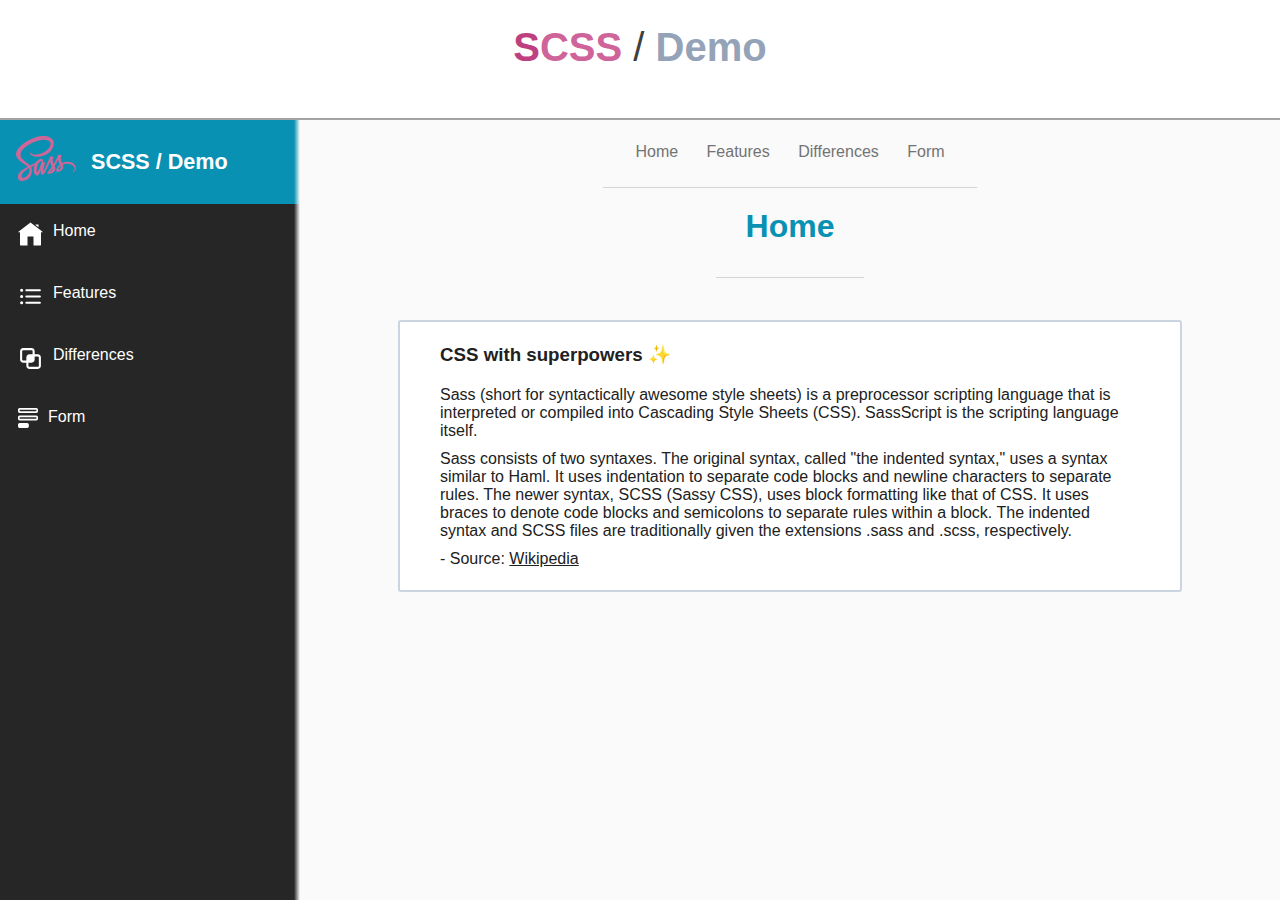
<file: index.html>
<!DOCTYPE html>
<html lang="en">
<head>
  <meta charset="UTF-8">
  <meta name="viewport" content="width=device-width, initial-scale=1.0">
  <title>SCSS - Demo Website | Home</title>
  <link rel="stylesheet" href="styles.css">
</head>
<body>
  <header>
    <h1>S<span>CSS</span> <span class="logo-slash">/</span> <span class="logo-text-gray">Demo</span></h1>
  </header>

  <div class="sidebar-container">
    <div class="sidebar">
      <div class="sidebar_header">
        <div class="sidebar_header_logo">
          <img src="images/logo.svg" alt="">
        </div>
        <div class="sidebar_header_title">
          <h5>SCSS / Demo</h5>
        </div>
      </div>

      <div class="sidebar_list">
        <div class="sidebar_list_item">
          <a href="#!">
            <div class="sidebar_list_item_img">
              <img src="images/house.svg" alt="">
            </div>
            <div class="sidebar_list_item_title">
              Home
            </div>
          </a>
        </div>
        <div class="sidebar_list_item">
          <a href="features.html">
            <div class="sidebar_list_item_img">
              <img src="images/list.svg" alt="">
            </div>
            <div class="sidebar_list_item_title">
              Features
            </div>
          </a>
        </div>
        <div class="sidebar_list_item">
          <a href="differences.html">
            <div class="sidebar_list_item_img">
              <img src="images/differences.svg" alt="">
            </div>
            <div class="sidebar_list_item_title">
              Differences
            </div>
          </a>
        </div>
        <div class="sidebar_list_item">
          <a href="login.html">
            <div class="sidebar_list_item_img">
              <svg fill="#ffffff" version="1.1" id="Layer_1" xmlns:x="&ns_extend;" xmlns:i="&ns_ai;" xmlns:graph="&ns_graphs;"
      xmlns="http://www.w3.org/2000/svg" xmlns:xlink="http://www.w3.org/1999/xlink"  width="20" height="20"
      viewBox="0 0 24 24" enable-background="new 0 0 24 24" xml:space="preserve">
                <metadata>
                  <sfw  xmlns="&ns_sfw;">
                    <slices>
  
                </slices>
                    <sliceSourceBounds  width="505" height="984" bottomLeftOrigin="true" x="0" y="-552">
  
                </sliceSourceBounds>
                  </sfw>
                </metadata>
                <g>
                  <g>
                    <g>
                      <path d="M22,6H2C0.9,6,0,5.1,0,4V2c0-1.1,0.9-2,2-2h20c1.1,0,2,0.9,2,2v2C24,5.1,23.1,6,22,6z M22,4v1V4L22,4L22,4z M2,2v2h20
                        l0-2H2z"/>
                    </g>
                  </g>
                  <g>
                    <g>
                      <path d="M22,15H2c-1.1,0-2-0.9-2-2v-2c0-1.1,0.9-2,2-2h20c1.1,0,2,0.9,2,2v2C24,14.1,23.1,15,22,15z M22,13v1V13L22,13L22,13z
                        M2,11v2h20l0-2H2z"/>
                    </g>
                  </g>
                  <g>
                    <g>
                      <path d="M11,23H2c-0.5,0-1-0.5-1-1v-2c0-0.5,0.5-1,1-1h9c0.6,0,1,0.5,1,1v2C12,22.5,11.6,23,11,23z"/>
                    </g>
                    <g>
                      <path d="M11,24H2c-1.1,0-2-0.9-2-2v-2c0-1.1,0.9-2,2-2h9c1.1,0,2,0.9,2,2v2C13,23.1,12.1,24,11,24z M11,22v1V22L11,22L11,22z
                        M2,20v2h9l0-2H2z"/>
                    </g>
                  </g>
                </g>
              </svg>
            </div>
            <div class="sidebar_list_item_title">
              Form
            </div>
          </a>
        </div>
        </div>
      </div>
    </div>
  </div>

  <div class="page-content">
    <nav>
      <div>
        <ul>
          <li><a href="#!">Home</a></li>
          <li><a href="features.html">Features</a></li>
          <li><a href="differences.html">Diff<span class="shorten-text">erence</span>s</a></li>
          <li><a href="login.html">Form</a></li>
        </ul>
      </div>
    </nav>
  
    <section id="page-title">
      <h2>Home</h2>
    </section>
  
    <article>
      <h3>CSS with superpowers ✨</h3>
      <p>
        Sass (short for syntactically awesome style sheets) is a preprocessor scripting language that is interpreted or compiled into Cascading Style Sheets (CSS). SassScript is the scripting language itself.
      </p>
      <p>
        Sass consists of two syntaxes. The original syntax, called "the indented syntax," uses a syntax similar to Haml. It uses indentation to separate code blocks and newline characters to separate rules. The newer syntax, SCSS (Sassy CSS), uses block formatting like that of CSS. It uses braces to denote code blocks and semicolons to separate rules within a block. The indented syntax and SCSS files are traditionally given the extensions .sass and .scss, respectively.
      </p>
    
      <p>- Source: <a href="https://en.wikipedia.org/wiki/Sass_(style_sheet_language)" target="_blank">
        Wikipedia</a>
      </p>
    </article>
  </div>
</body>
</html>
</file>
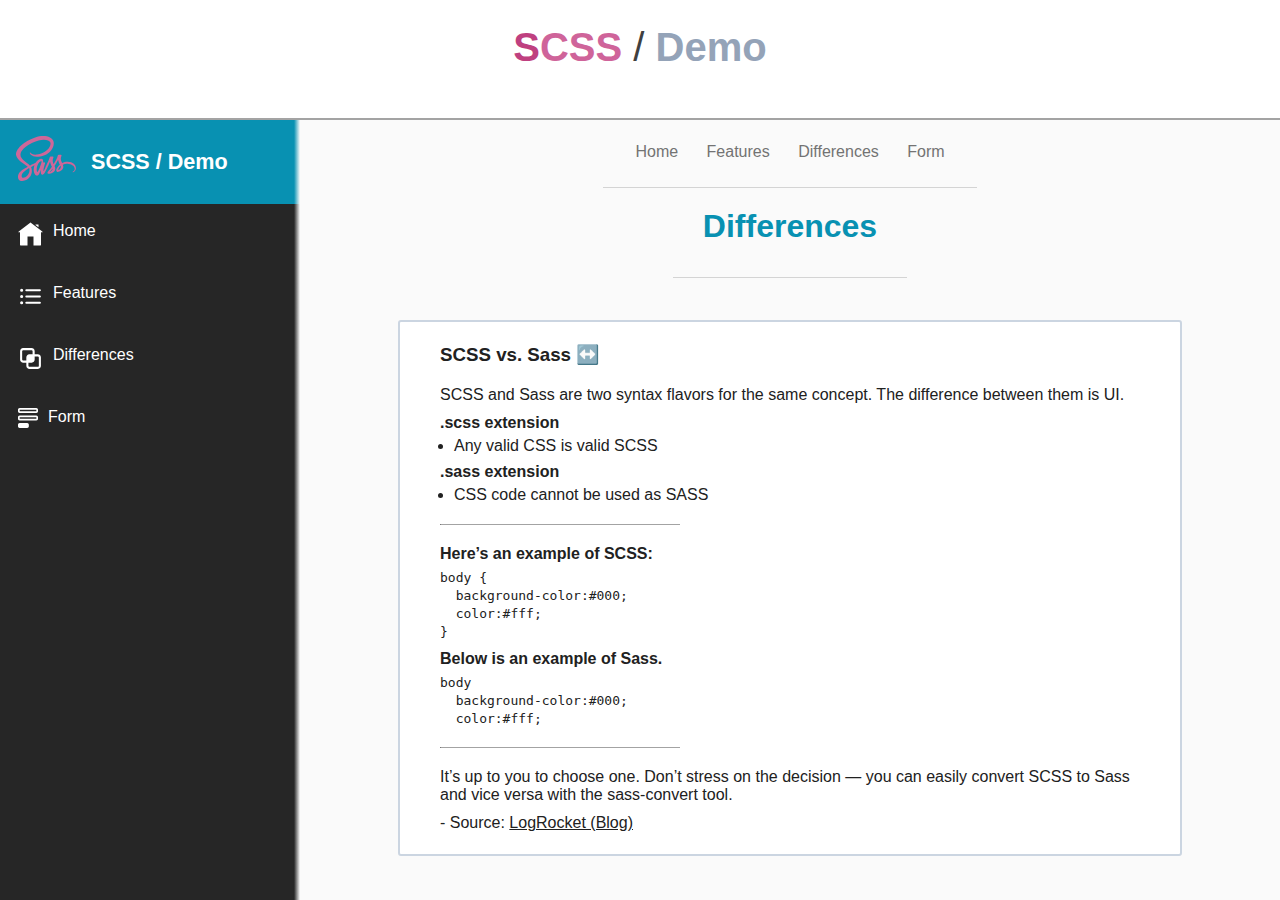
<file: differences.html>
<!DOCTYPE html>
<html lang="en">
<head>
  <meta charset="UTF-8">
  <meta name="viewport" content="width=device-width, initial-scale=1.0">
  <title>SCSS - Demo Website | Differences</title>
  <link rel="stylesheet" href="styles.css">
</head>
<body>
  <header>
    <h1>S<span>CSS</span> <span class="logo-slash">/</span> <span class="logo-text-gray">Demo</span></h1>
  </header>

  <div class="sidebar-container">
    <div class="sidebar">
      <div class="sidebar_header">
        <div class="sidebar_header_logo">
          <img src="images/logo.svg" alt="">
        </div>
        <div class="sidebar_header_title">
          <h5>SCSS / Demo</h5>
        </div>
      </div>

      <div class="sidebar_list">
        <div class="sidebar_list_item">
          <a href="index.html">
            <div class="sidebar_list_item_img">
              <img src="images/house.svg" alt="">
            </div>
            <div class="sidebar_list_item_title">
              Home
            </div>
          </a>
        </div>
        <div class="sidebar_list_item">
          <a href="features.html">
            <div class="sidebar_list_item_img">
              <img src="images/list.svg" alt="">
            </div>
            <div class="sidebar_list_item_title">
              Features
            </div>
          </a>
        </div>
        <div class="sidebar_list_item">
          <a href="#!">
            <div class="sidebar_list_item_img">
              <img src="images/differences.svg" alt="">
            </div>
            <div class="sidebar_list_item_title">
              Differences
            </div>
          </a>
        </div>
        <div class="sidebar_list_item">
          <a href="login.html">
            <div class="sidebar_list_item_img">
              <svg fill="#ffffff" version="1.1" id="Layer_1" xmlns:x="&ns_extend;" xmlns:i="&ns_ai;" xmlns:graph="&ns_graphs;"
      xmlns="http://www.w3.org/2000/svg" xmlns:xlink="http://www.w3.org/1999/xlink"  width="20" height="20"
      viewBox="0 0 24 24" enable-background="new 0 0 24 24" xml:space="preserve">
                <metadata>
                  <sfw  xmlns="&ns_sfw;">
                    <slices>
  
                </slices>
                    <sliceSourceBounds  width="505" height="984" bottomLeftOrigin="true" x="0" y="-552">
  
                </sliceSourceBounds>
                  </sfw>
                </metadata>
                <g>
                  <g>
                    <g>
                      <path d="M22,6H2C0.9,6,0,5.1,0,4V2c0-1.1,0.9-2,2-2h20c1.1,0,2,0.9,2,2v2C24,5.1,23.1,6,22,6z M22,4v1V4L22,4L22,4z M2,2v2h20
                        l0-2H2z"/>
                    </g>
                  </g>
                  <g>
                    <g>
                      <path d="M22,15H2c-1.1,0-2-0.9-2-2v-2c0-1.1,0.9-2,2-2h20c1.1,0,2,0.9,2,2v2C24,14.1,23.1,15,22,15z M22,13v1V13L22,13L22,13z
                        M2,11v2h20l0-2H2z"/>
                    </g>
                  </g>
                  <g>
                    <g>
                      <path d="M11,23H2c-0.5,0-1-0.5-1-1v-2c0-0.5,0.5-1,1-1h9c0.6,0,1,0.5,1,1v2C12,22.5,11.6,23,11,23z"/>
                    </g>
                    <g>
                      <path d="M11,24H2c-1.1,0-2-0.9-2-2v-2c0-1.1,0.9-2,2-2h9c1.1,0,2,0.9,2,2v2C13,23.1,12.1,24,11,24z M11,22v1V22L11,22L11,22z
                        M2,20v2h9l0-2H2z"/>
                    </g>
                  </g>
                </g>
              </svg>
            </div>
            <div class="sidebar_list_item_title">
              Form
            </div>
          </a>
        </div>
        </div>
      </div>
    </div>
  </div>

  <div class="page-content">
    <nav>
      <div>
        <ul>
          <li><a href="index.html">Home</a></li>
          <li><a href="features.html">Features</a></li>
          <li><a href="#!">Diff<span class="shorten-text">erence</span>s</a></li>
          <li><a href="login.html">Form</a></li>
        </ul>
      </div>
    </nav>
  
    <section id="page-title">
      <h2>Differences</h2>
    </section>
  
    <article id="differences-content">
      <h3>SCSS vs. Sass ↔️</h3>
      <p>
        SCSS and Sass are two syntax flavors for the same concept. The difference between them is UI.
      </p>
  
      <h4>
        .scss extension
      </h4>
      <ul>
        <li>Any valid CSS is valid SCSS</li>
      </ul>
      <h4>
        .sass extension
      </h4>
      <ul>
        <li>CSS code cannot be used as SASS</li>
      </ul>
      
      <hr width="240">
  
      <h4>Here’s an example of SCSS:</h4>
  
      <p>
        <code>
          body {<br>
            &nbsp;&nbsp;background-color:#000;<br>
            &nbsp;&nbsp;color:#fff;<br>
          }
        </code>
      </p>
      
      <h4>Below is an example of Sass.</h4>
  
      <p>
        <code>
          body<br>
            &nbsp;&nbsp;background-color:#000;<br>
            &nbsp;&nbsp;color:#fff;
        </code>
      </p>
  
      <hr width="240">
  
      <p>
        It’s up to you to choose one. Don’t stress on the decision — you can easily convert SCSS to Sass and vice versa with the sass-convert tool.
      </p>
      <p>- Source: <a href="https://blog.logrocket.com/the-definitive-guide-to-scss/" target="_blank">LogRocket (Blog)</a></p>
    </article>
  </div>

</body>
</html>
</file>
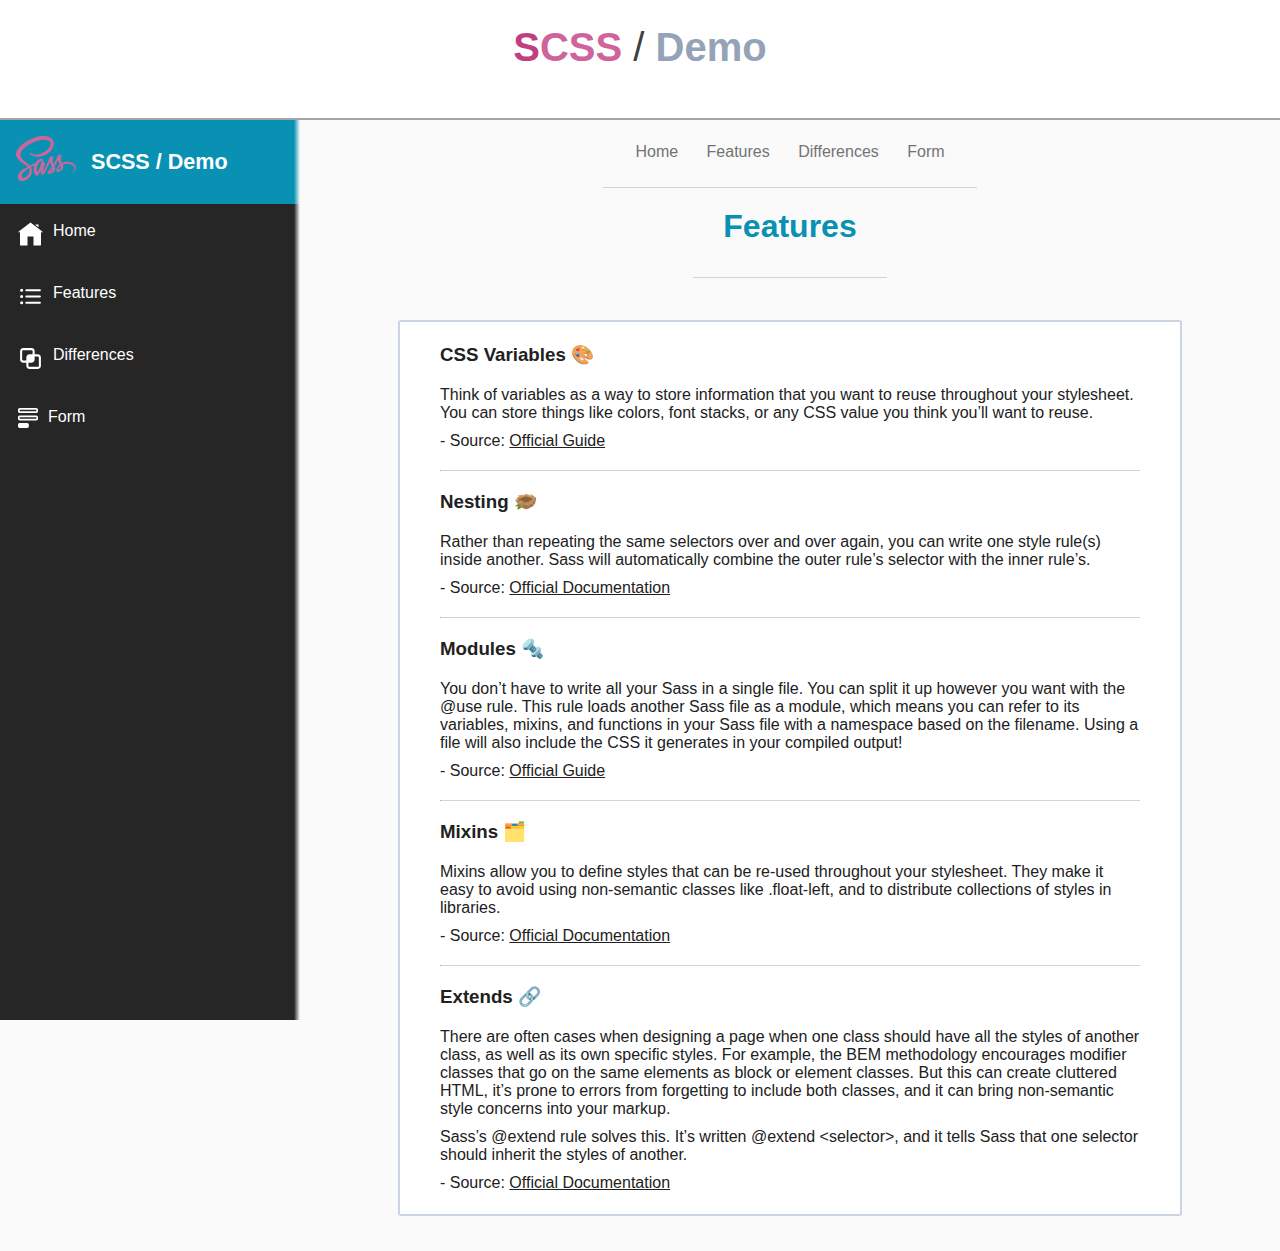
<file: features.html>
<!DOCTYPE html>
<html lang="en">
<head>
  <meta charset="UTF-8">
  <meta name="viewport" content="width=device-width, initial-scale=1.0">
  <title>SCSS - Demo Website | Features</title>
  <link rel="stylesheet" href="styles.css">
</head>
<body>
  <header>
    <h1>S<span>CSS</span> <span class="logo-slash">/</span> <span class="logo-text-gray">Demo</span></h1>
  </header>

  <div class="sidebar-container">
    <div class="sidebar">
      <div class="sidebar_header">
        <div class="sidebar_header_logo">
          <img src="images/logo.svg" alt="">
        </div>
        <div class="sidebar_header_title">
          <h5>SCSS / Demo</h5>
        </div>
      </div>

      <div class="sidebar_list">
        <div class="sidebar_list_item">
          <a href="index.html">
            <div class="sidebar_list_item_img">
              <img src="images/house.svg" alt="">
            </div>
            <div class="sidebar_list_item_title">
              Home
            </div>
          </a>
        </div>
        <div class="sidebar_list_item">
          <a href="#!">
            <div class="sidebar_list_item_img">
              <img src="images/list.svg" alt="">
            </div>
            <div class="sidebar_list_item_title">
              Features
            </div>
          </a>
        </div>
        <div class="sidebar_list_item">
          <a href="differences.html">
            <div class="sidebar_list_item_img">
              <img src="images/differences.svg" alt="">
            </div>
            <div class="sidebar_list_item_title">
              Differences
            </div>
          </a>
        </div>
        <div class="sidebar_list_item">
          <a href="login.html">
            <div class="sidebar_list_item_img">
              <svg fill="#ffffff" version="1.1" id="Layer_1" xmlns:x="&ns_extend;" xmlns:i="&ns_ai;" xmlns:graph="&ns_graphs;"
      xmlns="http://www.w3.org/2000/svg" xmlns:xlink="http://www.w3.org/1999/xlink"  width="20" height="20"
      viewBox="0 0 24 24" enable-background="new 0 0 24 24" xml:space="preserve">
                <metadata>
                  <sfw  xmlns="&ns_sfw;">
                    <slices>
  
                </slices>
                    <sliceSourceBounds  width="505" height="984" bottomLeftOrigin="true" x="0" y="-552">
  
                </sliceSourceBounds>
                  </sfw>
                </metadata>
                <g>
                  <g>
                    <g>
                      <path d="M22,6H2C0.9,6,0,5.1,0,4V2c0-1.1,0.9-2,2-2h20c1.1,0,2,0.9,2,2v2C24,5.1,23.1,6,22,6z M22,4v1V4L22,4L22,4z M2,2v2h20
                        l0-2H2z"/>
                    </g>
                  </g>
                  <g>
                    <g>
                      <path d="M22,15H2c-1.1,0-2-0.9-2-2v-2c0-1.1,0.9-2,2-2h20c1.1,0,2,0.9,2,2v2C24,14.1,23.1,15,22,15z M22,13v1V13L22,13L22,13z
                        M2,11v2h20l0-2H2z"/>
                    </g>
                  </g>
                  <g>
                    <g>
                      <path d="M11,23H2c-0.5,0-1-0.5-1-1v-2c0-0.5,0.5-1,1-1h9c0.6,0,1,0.5,1,1v2C12,22.5,11.6,23,11,23z"/>
                    </g>
                    <g>
                      <path d="M11,24H2c-1.1,0-2-0.9-2-2v-2c0-1.1,0.9-2,2-2h9c1.1,0,2,0.9,2,2v2C13,23.1,12.1,24,11,24z M11,22v1V22L11,22L11,22z
                        M2,20v2h9l0-2H2z"/>
                    </g>
                  </g>
                </g>
              </svg>
            </div>
            <div class="sidebar_list_item_title">
              Form
            </div>
          </a>
        </div>
        </div>
      </div>
    </div>
  </div>

  <div class="page-content">  
    <nav>
      <div>
        <ul>
          <li><a href="index.html">Home</a></li>
          <li><a href="features.html">Features</a></li>
          <li><a href="differences.html">Diff<span class="shorten-text">erence</span>s</a></li>
          <li><a href="login.html">Form</a></li>
        </ul>
      </div>
    </nav>
  
    <section id="page-title">
      <h2>Features</h2>
    </section>
  
    <article>
      <h3>CSS Variables 🎨</h3>
      <p>
        Think of variables as a way to store information that you want to reuse throughout your stylesheet. You can store things like colors, font stacks, or any CSS value you think you’ll want to reuse.
      </p>
      <p>- Source: <a href="https://sass-lang.com/guide/#variables" target="_blank">Official Guide</a></p>
  
      <hr>
  
      <h3>Nesting 🪹</h3>
      <p>
        Rather than repeating the same selectors over and over again, you can write one style rule(s) inside another. Sass will automatically combine the outer rule’s selector with the inner rule’s.
      </p>
      <p>- Source: <a href="https://sass-lang.com/documentation/style-rules/" target="_blank">Official Documentation</a></p>
  
      <hr>
  
      <h3>Modules 🔩</h3>
      <p>
        You don’t have to write all your Sass in a single file. You can split it up however you want with the @use rule. This rule loads another Sass file as a module, which means you can refer to its variables, mixins, and functions in your Sass file with a namespace based on the filename. Using a file will also include the CSS it generates in your compiled output!
      </p>
      <p>- Source: <a href="https://sass-lang.com/guide/#modules" target="_blank">Official Guide</a></p>
  
      <hr>
  
      <h3>Mixins 🗂️</h3>
      <p>
        Mixins allow you to define styles that can be re-used throughout your stylesheet. They make it easy to avoid using non-semantic classes like .float-left, and to distribute collections of styles in libraries.
      </p>
      <p>- Source: <a href="https://sass-lang.com/documentation/at-rules/mixin/" target="_blank">Official Documentation</a></p>
  
      <hr>
    
      <h3>Extends 🔗</h3>
      <p>
        There are often cases when designing a page when one class should have all the styles of another class, as well as its own specific styles. For example, the BEM methodology encourages modifier classes that go on the same elements as block or element classes. But this can create cluttered HTML, it’s prone to errors from forgetting to include both classes, and it can bring non-semantic style concerns into your markup.
      </p>
      <p>
        Sass’s @extend rule solves this. It’s written @extend &lt;selector&gt;, and it tells Sass that one selector should inherit the styles of another.
      </p>
      <p>- Source: <a href="https://sass-lang.com/documentation/at-rules/extend/" target="_blank">Official Documentation</a></p>
    </article>
  </div>
</body>
</html>
</file>
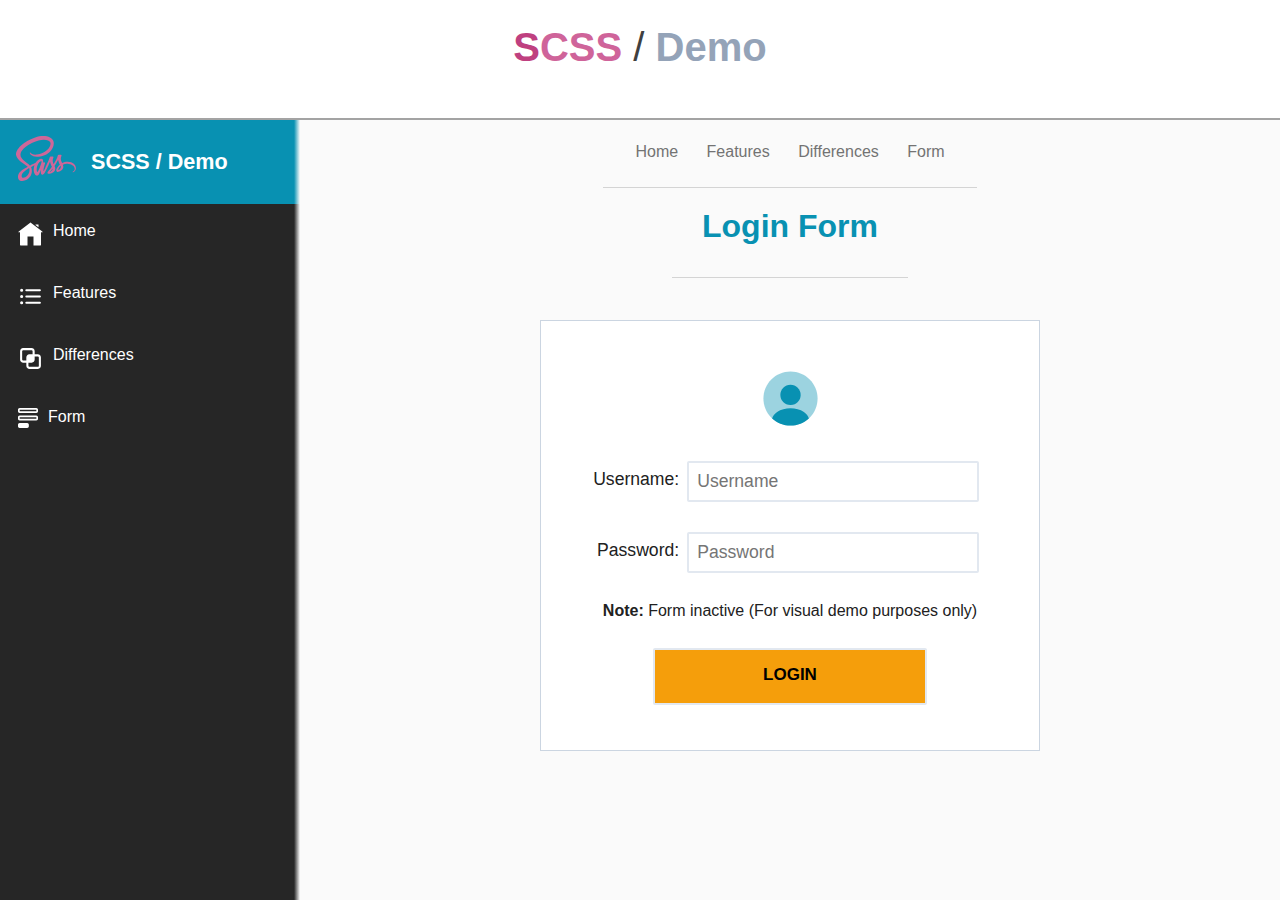
<file: login.html>
<!DOCTYPE html>
<html lang="en">
<head>
  <meta charset="UTF-8">
  <meta name="viewport" content="width=device-width, initial-scale=1.0">
  <title>SCSS - Demo Website | Login Form</title>
  <link rel="stylesheet" href="styles.css">
</head>
<body>
  <header>
    <h1>S<span>CSS</span> <span class="logo-slash">/</span> <span class="logo-text-gray">Demo</span></h1>
  </header>

  <div class="sidebar-container">
    <div class="sidebar">
      <div class="sidebar_header">
        <div class="sidebar_header_logo">
          <img src="images/logo.svg" alt="">
        </div>
        <div class="sidebar_header_title">
          <h5>SCSS / Demo</h5>
        </div>
      </div>

      <div class="sidebar_list">
        <div class="sidebar_list_item">
          <a href="index.html">
            <div class="sidebar_list_item_img">
              <img src="images/house.svg" alt="">
            </div>
            <div class="sidebar_list_item_title">
              Home
            </div>
          </a>
        </div>
        <div class="sidebar_list_item">
          <a href="features.html">
            <div class="sidebar_list_item_img">
              <img src="images/list.svg" alt="">
            </div>
            <div class="sidebar_list_item_title">
              Features
            </div>
          </a>
        </div>
        <div class="sidebar_list_item">
          <a href="differences.html">
            <div class="sidebar_list_item_img">
              <img src="images/differences.svg" alt="">
            </div>
            <div class="sidebar_list_item_title">
              Differences
            </div>
          </a>
        </div>
        <div class="sidebar_list_item">
          <a href="#!">
            <div class="sidebar_list_item_img">
              <svg fill="#ffffff" version="1.1" id="Layer_1" xmlns:x="&ns_extend;" xmlns:i="&ns_ai;" xmlns:graph="&ns_graphs;"
      xmlns="http://www.w3.org/2000/svg" xmlns:xlink="http://www.w3.org/1999/xlink"  width="20" height="20"
      viewBox="0 0 24 24" enable-background="new 0 0 24 24" xml:space="preserve">
                <metadata>
                  <sfw  xmlns="&ns_sfw;">
                    <slices>
  
                </slices>
                    <sliceSourceBounds  width="505" height="984" bottomLeftOrigin="true" x="0" y="-552">
  
                </sliceSourceBounds>
                  </sfw>
                </metadata>
                <g>
                  <g>
                    <g>
                      <path d="M22,6H2C0.9,6,0,5.1,0,4V2c0-1.1,0.9-2,2-2h20c1.1,0,2,0.9,2,2v2C24,5.1,23.1,6,22,6z M22,4v1V4L22,4L22,4z M2,2v2h20
                        l0-2H2z"/>
                    </g>
                  </g>
                  <g>
                    <g>
                      <path d="M22,15H2c-1.1,0-2-0.9-2-2v-2c0-1.1,0.9-2,2-2h20c1.1,0,2,0.9,2,2v2C24,14.1,23.1,15,22,15z M22,13v1V13L22,13L22,13z
                        M2,11v2h20l0-2H2z"/>
                    </g>
                  </g>
                  <g>
                    <g>
                      <path d="M11,23H2c-0.5,0-1-0.5-1-1v-2c0-0.5,0.5-1,1-1h9c0.6,0,1,0.5,1,1v2C12,22.5,11.6,23,11,23z"/>
                    </g>
                    <g>
                      <path d="M11,24H2c-1.1,0-2-0.9-2-2v-2c0-1.1,0.9-2,2-2h9c1.1,0,2,0.9,2,2v2C13,23.1,12.1,24,11,24z M11,22v1V22L11,22L11,22z
                        M2,20v2h9l0-2H2z"/>
                    </g>
                  </g>
                </g>
              </svg>
            </div>
            <div class="sidebar_list_item_title">
              Form
            </div>
          </a>
        </div>
        </div>
      </div>
    </div>
  </div>

  <div class="page-content">
    <nav>
      <div>
        <ul>
          <li><a href="index.html">Home</a></li>
          <li><a href="features.html">Features</a></li>
          <li><a href="differences.html">Diff<span class="shorten-text">erence</span>s</a></li>
          <li><a href="#!">Form</a></li>
        </ul>
      </div>
    </nav>
  
    <section id="page-title">
      <h2>Login Form</h2>
    </section>
  
    <section>
      <form>
        <div>
          <svg width="65" height="65" viewBox="0 0 24 24" fill="none" xmlns="http://www.w3.org/2000/svg">
            <path opacity="0.4" d="M12 22.01C17.5228 22.01 22 17.5329 22 12.01C22 6.48716 17.5228 2.01001 12 2.01001C6.47715 2.01001 2 6.48716 2 12.01C2 17.5329 6.47715 22.01 12 22.01Z" fill="#0891b2"/>
            <path d="M12 6.93994C9.93 6.93994 8.25 8.61994 8.25 10.6899C8.25 12.7199 9.84 14.3699 11.95 14.4299C11.98 14.4299 12.02 14.4299 12.04 14.4299C12.06 14.4299 12.09 14.4299 12.11 14.4299C12.12 14.4299 12.13 14.4299 12.13 14.4299C14.15 14.3599 15.74 12.7199 15.75 10.6899C15.75 8.61994 14.07 6.93994 12 6.93994Z" fill="#0891b2"/>
            <path d="M18.7807 19.36C17.0007 21 14.6207 22.01 12.0007 22.01C9.3807 22.01 7.0007 21 5.2207 19.36C5.4607 18.45 6.1107 17.62 7.0607 16.98C9.7907 15.16 14.2307 15.16 16.9407 16.98C17.9007 17.62 18.5407 18.45 18.7807 19.36Z" fill="#0891b2"/>
          </svg>
        </div>
        <div>
          <label for="username">Username:</label>
          <input type="text" name="username" placeholder="Username" required/>
        </div>
        <div>
          <label for="password">Password:</label>
          <input type="password" name="password" placeholder="Password" required/>
        </div>
        <p><b>Note:</b> Form inactive (For visual demo purposes only)</p>
        <div>
          <input type="submit" value="Login" required>
        </div>
      </form>
    </section>
  </div>
</body>
</html>
</file>
<file: styles.css>
*, ::before, ::after {
  box-sizing: border-box;
  margin: 0;
  padding: 0;
}

body h3 {
  margin-bottom: 20px;
}
body h4 {
  margin-bottom: 5px;
}
body a {
  color: #212121;
}

body {
  background: #fafafa;
  font-family: "Segoe UI", Tahoma, Geneva, Verdana, sans-serif;
  color: #212121;
}
body input[type=submit]:hover {
  cursor: pointer;
}

header {
  padding: 25px 0 30px;
  border-bottom: 2px solid #a3a3a3;
  background: white;
  position: fixed;
  top: 0;
  z-index: 1;
  height: 120px;
  width: 100vw;
}
header h1 {
  color: #bf4080;
  font-size: 2.5rem;
  text-align: center;
}
header h1 span {
  color: #cf649a;
}
header h1 .logo-slash {
  font-weight: 300;
  color: #404040;
}
header h1 .logo-text-gray {
  color: #94a3b8;
}

.sidebar-container {
  height: 100%;
  position: fixed;
  top: 120px;
}
.sidebar-container .sidebar {
  width: 300px;
  height: 100%;
  background: linear-gradient(90deg, #262626 98%, #fafafa 100%);
  -webkit-user-select: none;
     -moz-user-select: none;
          user-select: none;
}
.sidebar-container .sidebar_header {
  display: flex;
  align-items: center;
  padding: 16px;
  font-size: 26px;
  text-align: center;
  background: linear-gradient(90deg, #0891b2 98%, #fafafa 100%);
  gap: 15px;
}
.sidebar-container .sidebar_header:hover {
  background: linear-gradient(90deg, #06b6d4 98%, #fafafa 100%);
}
.sidebar-container .sidebar_header_title h5 {
  color: white;
  font-weight: 600;
}
@media only screen and (max-width: 620px) {
  .sidebar-container .sidebar_header_title h5 {
    display: none;
  }
}
@media only screen and (max-width: 560px) {
  .sidebar-container .sidebar_header {
    padding: 8px;
  }
}
.sidebar-container .sidebar_list_item {
  display: flex;
  padding: 18px 18px 15px;
  gap: 10px;
  cursor: pointer;
  color: white;
  transition: all 0.5s ease;
}
.sidebar-container .sidebar_list_item a {
  display: flex;
  width: 100%;
  color: white;
  text-decoration: none;
}
@media only screen and (max-width: 620px) {
  .sidebar-container .sidebar_list_item_img {
    margin: 0 auto;
  }
}
.sidebar-container .sidebar_list_item_title {
  margin-left: 10px;
}
@media only screen and (max-width: 620px) {
  .sidebar-container .sidebar_list_item_title {
    display: none;
  }
}
.sidebar-container .sidebar_list_item:hover {
  background: #0891b2;
}
@media only screen and (max-width: 620px) {
  .sidebar-container .sidebar_list {
    margin-top: 8px;
  }
}
@media only screen and (max-width: 1080px) {
  .sidebar-container .sidebar {
    width: 250px;
  }
  .sidebar-container .sidebar h5 {
    font-size: 24px;
    font-weight: 500;
  }
}
@media only screen and (max-width: 620px) {
  .sidebar-container .sidebar {
    width: 90px;
  }
}
@media only screen and (max-width: 560px) {
  .sidebar-container .sidebar {
    width: 75px;
  }
}

.page-content {
  margin-left: 300px;
  margin-top: 135px;
}
@media only screen and (max-width: 1080px) {
  .page-content {
    margin-left: 250px;
  }
}
@media only screen and (max-width: 620px) {
  .page-content {
    margin-left: 90px;
  }
}
@media only screen and (max-width: 560px) {
  .page-content {
    margin-left: 75px;
  }
}

nav {
  display: flex;
  justify-content: center;
  margin: 10px 0 20px;
}
nav div {
  padding: 0 20px 18px;
  border-bottom: 1px solid #d4d4d4;
}
nav div ul {
  list-style: none;
}
nav div ul li {
  display: inline-block;
  position: relative;
}
nav div ul li a {
  color: #737373;
  display: block;
  padding: 8px 12px;
  border-radius: 5%;
  text-decoration: none;
}
nav div ul li a:hover, nav div ul li a:focus {
  transition: 1s linear;
  background: #525252;
  color: #fafafa;
}
nav div ul li a:active {
  background: bisque;
  border-color: #666;
  color: #efefef;
}
@media only screen and (max-width: 400px) {
  nav div ul li a {
    font-size: 14px;
  }
}
@media only screen and (max-width: 560px) {
  nav div {
    padding: 0 0 18px;
    width: 100%;
    text-align: center;
  }
  nav div .shorten-text {
    display: none;
  }
}

#page-title {
  display: flex;
}
#page-title h2 {
  display: inline-block;
  margin: 0 auto 42px;
  font-size: 2rem;
  text-align: center;
  color: #0891b2;
  padding: 0 30px 32px;
  border-bottom: 1px solid #d4d4d4;
}

article {
  width: 80%;
  padding: 22px 40px;
  margin: 0 auto 35px;
  border-radius: 3px;
  background-color: white;
  border: 2px solid #cbd5e1;
}
article p {
  margin-bottom: 10px;
}
article p:last-of-type {
  margin-bottom: 0;
}
article ul {
  padding-left: 14px;
}
article ul li {
  margin-bottom: 8px;
}
article hr {
  margin: 20px 0;
  border-top: 0;
  border-color: #d4d4d4;
}
@media only screen and (max-width: 400px) {
  article hr {
    width: 225px;
  }
}
@media only screen and (max-width: 820px) {
  article {
    width: 90%;
  }
}
@media only screen and (max-width: 560px) {
  article {
    padding: 18px 24px 22px;
  }
}

#differences-content hr {
  border-color: #a3a3a3;
}

section {
  padding: 0 30px;
}

form {
  max-width: 500px;
  padding: 45px 0;
  margin: auto;
  border: 1px solid #cbd5e1;
  background-color: white;
}
form div {
  display: flex;
  margin-bottom: 30px;
}
form div svg {
  margin: 0 auto;
}
form div label, form div input {
  padding: 0.5rem;
  justify-content: space-between;
  font-size: 1.1rem;
}
@media only screen and (max-width: 400px) {
  form div label, form div input {
    width: 100%;
    text-align: left;
    padding-left: 0;
    margin-bottom: 4px;
  }
}
form div label {
  width: 30%;
  text-align: right;
}
@media only screen and (max-width: 560px) {
  form div label {
    display: none;
  }
}
form div input {
  width: 60%;
  margin-right: 12%;
  border: 2px solid #e2e8f0;
  border-radius: 2px;
}
@media only screen and (max-width: 560px) {
  form div input {
    width: 90%;
    margin-right: 0;
  }
}
@media only screen and (max-width: 400px) {
  form div input {
    padding-left: 8px;
  }
}
form div:last-of-type {
  margin-bottom: 0;
}
form div:last-of-type input {
  width: 55%;
  margin: 0 auto;
  padding: 15px 0 18px;
  font-weight: 600;
  font-size: 17px;
  text-transform: uppercase;
  background-color: #f59e0b;
}
form div:last-of-type input:hover {
  background: #d97706;
}
@media only screen and (max-width: 400px) {
  form div:last-of-type input {
    text-align: center;
    padding-left: 0;
    margin-top: 0;
  }
}
@media only screen and (max-width: 820px) {
  form div {
    max-width: 380px;
  }
}
@media only screen and (max-width: 560px) {
  form div {
    max-width: 300px;
    margin: 22px auto;
    justify-content: center;
  }
}
form p {
  text-align: center;
  margin-bottom: 28px;
  margin-top: -1px;
}
@media only screen and (max-width: 560px) {
  form {
    width: 100%;
    padding: 5px 25px 25px;
  }
}
@media only screen and (max-width: 400px) {
  form {
    padding: 22px 10px 38px;
  }
}/*# sourceMappingURL=styles.css.map */
</file>
